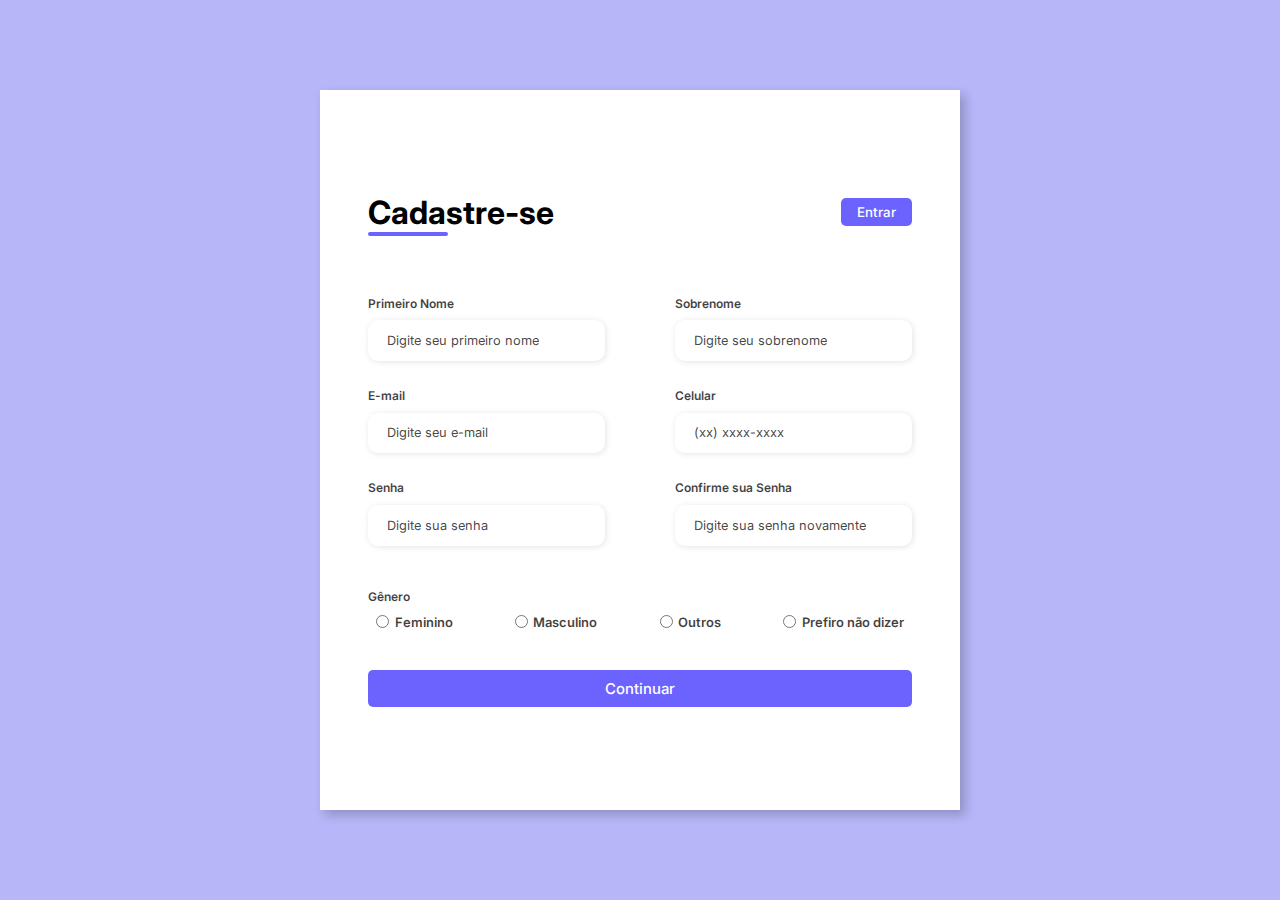
<file: index.html>
<!DOCTYPE html>
<html lang="pt-br">

<head>
    <meta charset="UTF-8">
    <meta http-equiv="X-UA-Compatible" content="IE=edge">
    <meta name="viewport" content="width=device-width, initial-scale=1.0">
    <link rel="stylesheet" href="assets/css/style.css">
    <title>Formulário</title>
</head>

<body>
    <div class="container">
        <div class="form-image">
            <img src="assets/img//undraw_shopping_re_3wst.svg" alt="">
        </div>
        <div class="form">
            <form action="#">
                <div class="form-header">
                    <div class="title">
                        <h1>Cadastre-se</h1>
                    </div>
                    <div class="login-button">
                        <button><a href="login.html">Entrar</a></button>
                    </div>
                </div>

                <div class="input-group">
                    <div class="input-box">
                        <label for="firstname">Primeiro Nome</label>
                        <input id="firstname" type="text" name="firstname" placeholder="Digite seu primeiro nome" required>
                    </div>

                    <div class="input-box">
                        <label for="lastname">Sobrenome</label>
                        <input id="lastname" type="text" name="lastname" placeholder="Digite seu sobrenome" required>
                    </div>
                    <div class="input-box">
                        <label for="email">E-mail</label>
                        <input id="email" type="email" name="email" placeholder="Digite seu e-mail" required>
                    </div>

                    <div class="input-box">
                        <label for="number">Celular</label>
                        <input id="number" type="tel" name="number" placeholder="(xx) xxxx-xxxx" required>
                    </div>

                    <div class="input-box">
                        <label for="password">Senha</label>
                        <input id="password" type="password" name="password" placeholder="Digite sua senha" required>
                    </div>


                    <div class="input-box">
                        <label for="confirmPassword">Confirme sua Senha</label>
                        <input id="confirmPassword" type="password" name="confirmPassword" placeholder="Digite sua senha novamente" required>
                    </div>

                </div>

                <div class="gender-inputs">
                    <div class="gender-title">
                        <h6>Gênero</h6>
                    </div>

                    <div class="gender-group">
                        <div class="gender-input">
                            <input id="female" type="radio" name="gender">
                            <label for="female">Feminino</label>
                        </div>

                        <div class="gender-input">
                            <input id="male" type="radio" name="gender">
                            <label for="male">Masculino</label>
                        </div>

                        <div class="gender-input">
                            <input id="others" type="radio" name="gender">
                            <label for="others">Outros</label>
                        </div>

                        <div class="gender-input">
                            <input id="none" type="radio" name="gender">
                            <label for="none">Prefiro não dizer</label>
                        </div>
                    </div>
                </div>

                <div class="continue-button">
                    <button><a href="#">Continuar</a> </button>
                </div>
            </form>
        </div>
    </div>
</body>

</html>
</file>
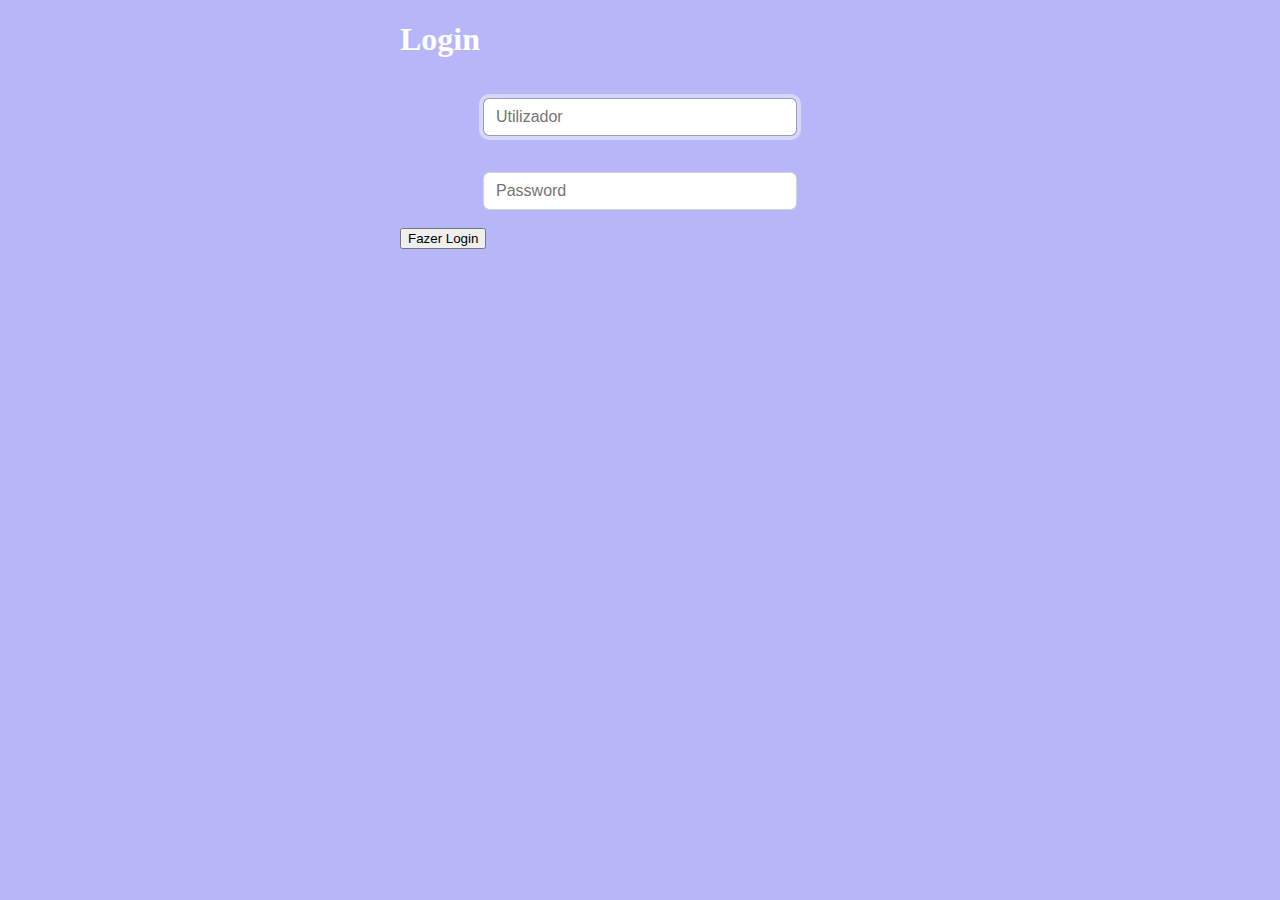
<file: login.html>
<!DOCTYPE html>
<html lang="pt-PT">
  <head>
    <meta charset="UTF-8" />
    <meta http-equiv="X-UA-Compatible" content="IE=edge" />
    <meta name="viewport" content="width=device-width, initial-scale=1.0" />
    <title>Login</title>
    
   <!-- CSS Bootstrap -->
   <link
        href="https://cdn.jsdelivr.net/npm/bootstrap@5.2.3/dist/css/bootstrap.min.css" rel="stylesheet" integrity="sha384-rbsA2VBKQhggwzxH7pPCaAqO46MgnOM80zW1RWuH61DGLwZJEdK2Kadq2F9CUG65" crossorigin="anonymous">

    
    <!-- Icones Bootstrap  -->
    <link
      rel="stylesheet"
      href="https://cdn.jsdelivr.net/npm/bootstrap-icons@1.5.0/font/bootstrap-icons.css"
    />
    <!-- CSS do projeto -->
    <link rel="stylesheet" href="assets/css/loginforms.css">
    <!-- JavaScript Bootstrap -->
    <script
         src="https://cdn.jsdelivr.net/npm/bootstrap@5.2.3/dist/js/bootstrap.bundle.min.js" integrity="sha384-kenU1KFdBIe4zVF0s0G1M5b4hcpxyD9F7jL+jjXkk+Q2h455rYXK/7HAuoJl+0I4" crossorigin="anonymous"></script>
    </script>


  
  </head>
  <body>
    
 
  

 
    <div class="text-center mt-5">
    <form action="#" method="POST" style="max-width:480px;margin:auto;">
        <!--Top Login-->
        <h1 class="h3 mb-3 font-weight-normal">Login</h1><br>
    <!--Middle Login-->
  
    <input type="text" id="user" name="user" class="form-control" placeholder="Utilizador" required autofocus><br><br>
   
    <input type="password" id="password" name="password" class="form-control"  placeholder="Password">
    <!--Bottom Login-->
    <br>
    <div class="mt-3">
    <button type="submit" name="submit" id="submit" class="btn btn-lg btn-primary btn-block">Fazer Login</button>


    </div>
    </form>

  
    </form>  
    </div>
  </body>
</html>
</file>
<file: assets/css/style.css>
@import url('https://fonts.googleapis.com/css2?family=Inter:wght@200;300;400;500&family=Open+Sans:wght@300;400;500;600&display=swap');
* {
    padding: 0;
    margin: 0;
    box-sizing: border-box;
    font-family: 'Inter', sans-serif;
}

body {
    width: 100%;
    height: 100vh;
    display: flex;
    justify-content: center;
    align-items: center;
    background: #0c0ce94d;
}

.container {
    width: 80%;
    height: 80vh;
    display: flex;
    box-shadow: 5px 5px 10px rgba(0, 0, 0, 0.212);
}

.form-image {
    width: 50%;
    display: flex;
    justify-content: center;
    align-items: center;
    background-color: #fde3a7d7;
    padding: 1rem;
}

.form-image img {
    width: 31rem;
}

.form {
    width: 50%;
    display: flex;
    flex-direction: column;
    justify-content: center;
    align-items: center;
    background-color: #fff;
    padding: 3rem;
}

.form-header {
    margin-bottom: 3rem;
    display: flex;
    justify-content: space-between;
}

.login-button {
    display: flex;
    align-items: center;
}

.login-button button {
    border: none;
    background-color: #6c63ff;
    padding: 0.4rem 1rem;
    border-radius: 5px;
    cursor: pointer;
}

.login-button button:hover {
    background-color: #6b63fff1;
}

.login-button button a {
    text-decoration: none;
    font-weight: 500;
    color: #fff;
}

.form-header h1::after {
    content: '';
    display: block;
    width: 5rem;
    height: 0.3rem;
    background-color: #6c63ff;
    margin: 0 auto;
    position: absolute;
    border-radius: 10px;
}

.input-group {
    display: flex;
    flex-wrap: wrap;
    justify-content: space-between;
    padding: 1rem 0;
}

.input-box {
    display: flex;
    flex-direction: column;
    margin-bottom: 1.1rem;
}

.input-box input {
    margin: 0.6rem 0;
    padding: 0.8rem 1.2rem;
    border: none;
    border-radius: 10px;
    box-shadow: 1px 1px 6px #0000001c;
    font-size: 0.8rem;
}

.input-box input:hover {
    background-color: #eeeeee75;
}

.input-box input:focus-visible {
    outline: 1px solid #6c63ff;
}

.input-box label,
.gender-title h6 {
    font-size: 0.75rem;
    font-weight: 600;
    color: #000000c0;
}

.input-box input::placeholder {
    color: #000000be;
}

.gender-group {
    display: flex;
    justify-content: space-between;
    margin-top: 0.62rem;
    padding: 0 .5rem;
}

.gender-input {
    display: flex;
    align-items: center;
}

.gender-input input {
    margin-right: 0.35rem;
}

.gender-input label {
    font-size: 0.81rem;
    font-weight: 600;
    color: #000000c0;
}

.continue-button button {
    width: 100%;
    margin-top: 2.5rem;
    border: none;
    background-color: #6c63ff;
    padding: 0.62rem;
    border-radius: 5px;
    cursor: pointer;
}

.continue-button button:hover {
    background-color: #6b63fff1;
}

.continue-button button a {
    text-decoration: none;
    font-size: 0.93rem;
    font-weight: 500;
    color: #fff;
}

@media screen and (max-width: 1330px) {
    .form-image {
        display: none;
    }
    .container {
        width: 50%;
    }
    .form {
        width: 100%;
    }
}

@media screen and (max-width: 1064px) {
    .container {
        width: 90%;
        height: auto;
    }
    .input-group {
        flex-direction: column;
        z-index: 5;
        padding-right: 5rem;
        max-height: 10rem;
        overflow-y: scroll;
        flex-wrap: nowrap;
    }
    .gender-inputs {
        margin-top: 2rem;
    }
    .gender-group {
        flex-direction: column;
    }
    .gender-title h6 {
        margin: 0;
    }
    .gender-input {
        margin-top: 0.5rem;
    }
}
</file>
<file: assets/css/loginforms.css>
body{
    background: #0c0ce94d;

}

.mb-3 {
    
    color: white;
    font-size: 32px;
    font-weight: bolder;
    
}

.btn-primary {
    --bs-btn-color: #000000;
    --bs-btn-bg: #ffffff;
    --bs-btn-border-color: #ffffff;
    --bs-btn-active-bg: #a59b9b;
    --bs-btn-hover-border-color: #a59b9b;
    --bs-btn-active-border-color: #a59b9b;
}

.btn-primary:hover {
   
    background-color: #6c63ff;
    --bs-btn-hover-border-color: #6c63ff;
    border-color: var(--bs-btn-hover-border-color);
}

.form-control {
    display:grid;
    width: 60%;
    margin: auto;
    justify-content: center;
    padding: 0.375rem 0.75rem;
    font-size: 1rem;
    font-weight: 400;
    line-height: 1.5;
    color: #212529;
    background-color: #fff;
    background-clip: padding-box;
    border: 1px solid #ced4da;
    -webkit-appearance: none;
    -moz-appearance: none;
    appearance: none;
    border-radius: 0.375rem;
    transition: border-color .15s ease-in-out,box-shadow .15s ease-in-out;
}


.form-control:focus {
    color: #212529;
    background-color: #fff;
    border-color: #00000044;
    outline: 0;
    box-shadow: 0 0 0 0.25rem rgba(255, 255, 255, 0.459);
}



.mb-4 {
    margin-bottom: 11.5rem!important;
}

.mt-4 {
    margin-top: 1rem!important;
}
</file>
